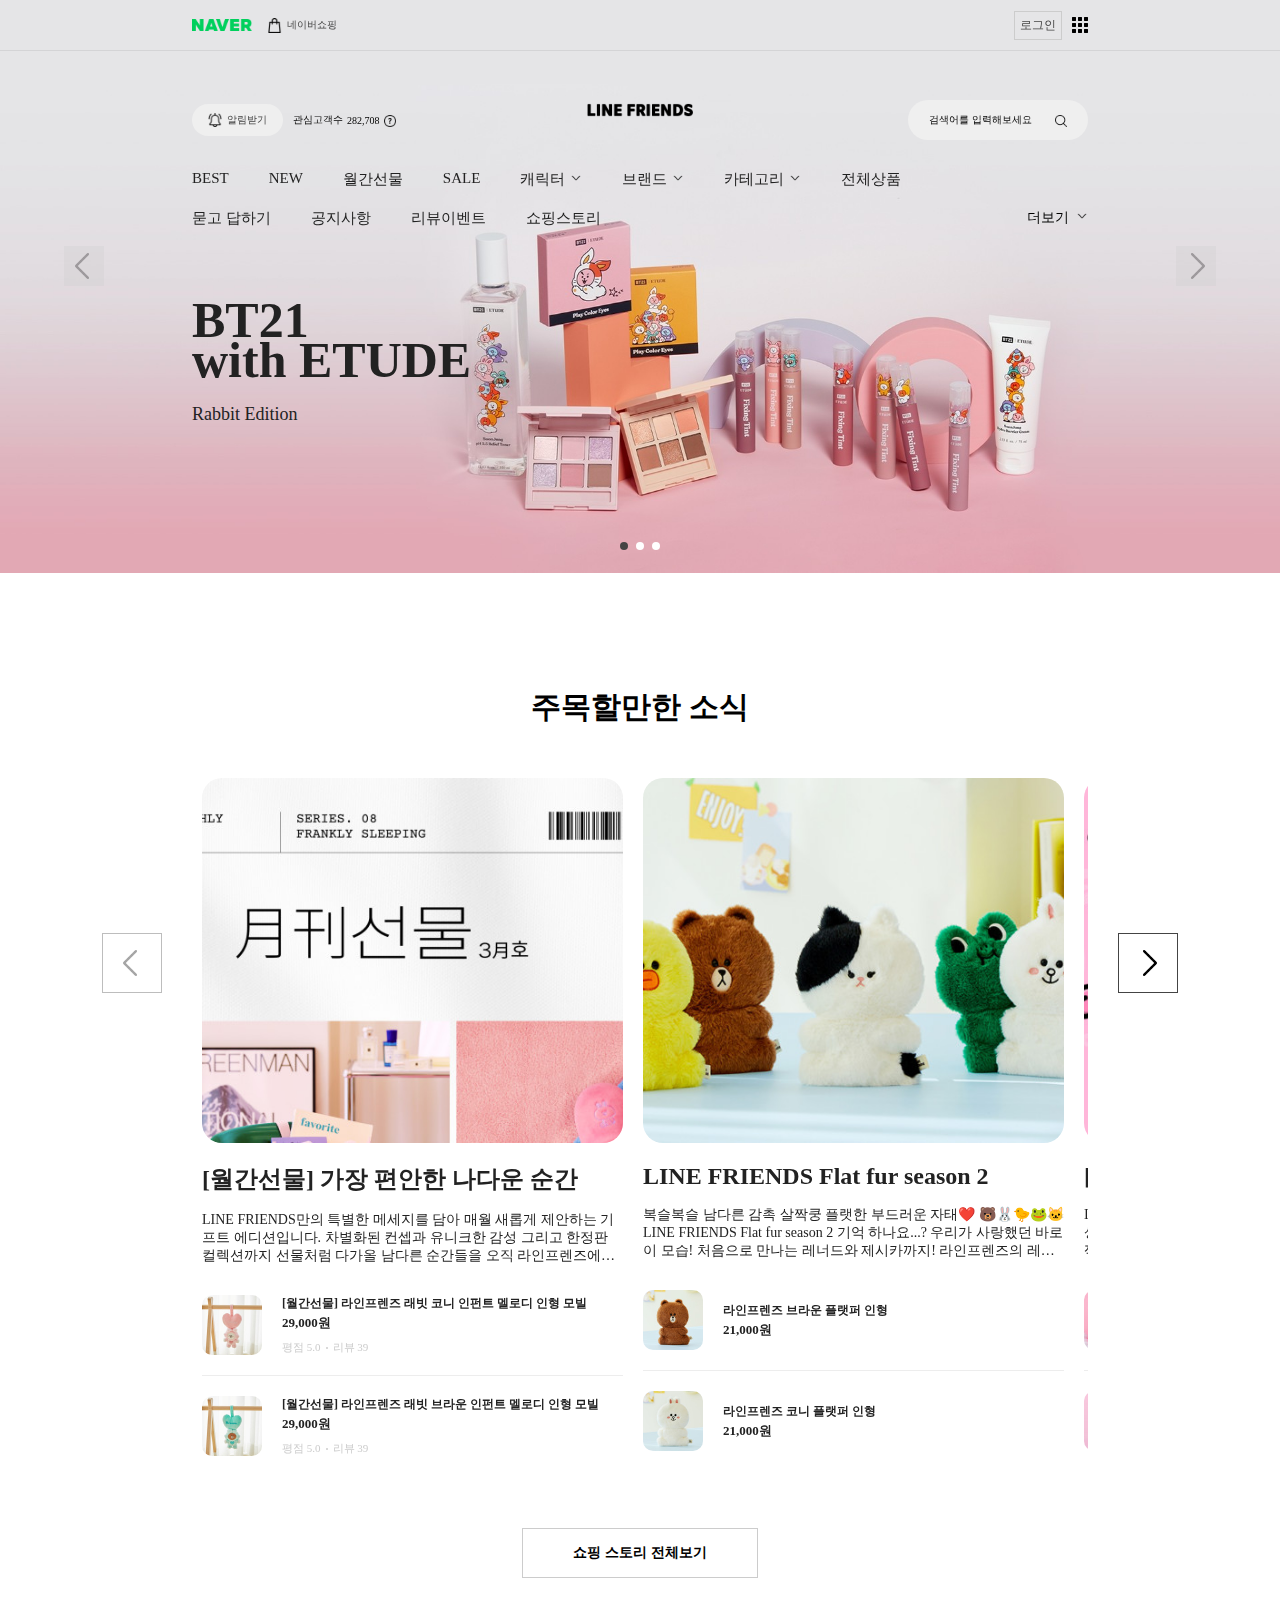
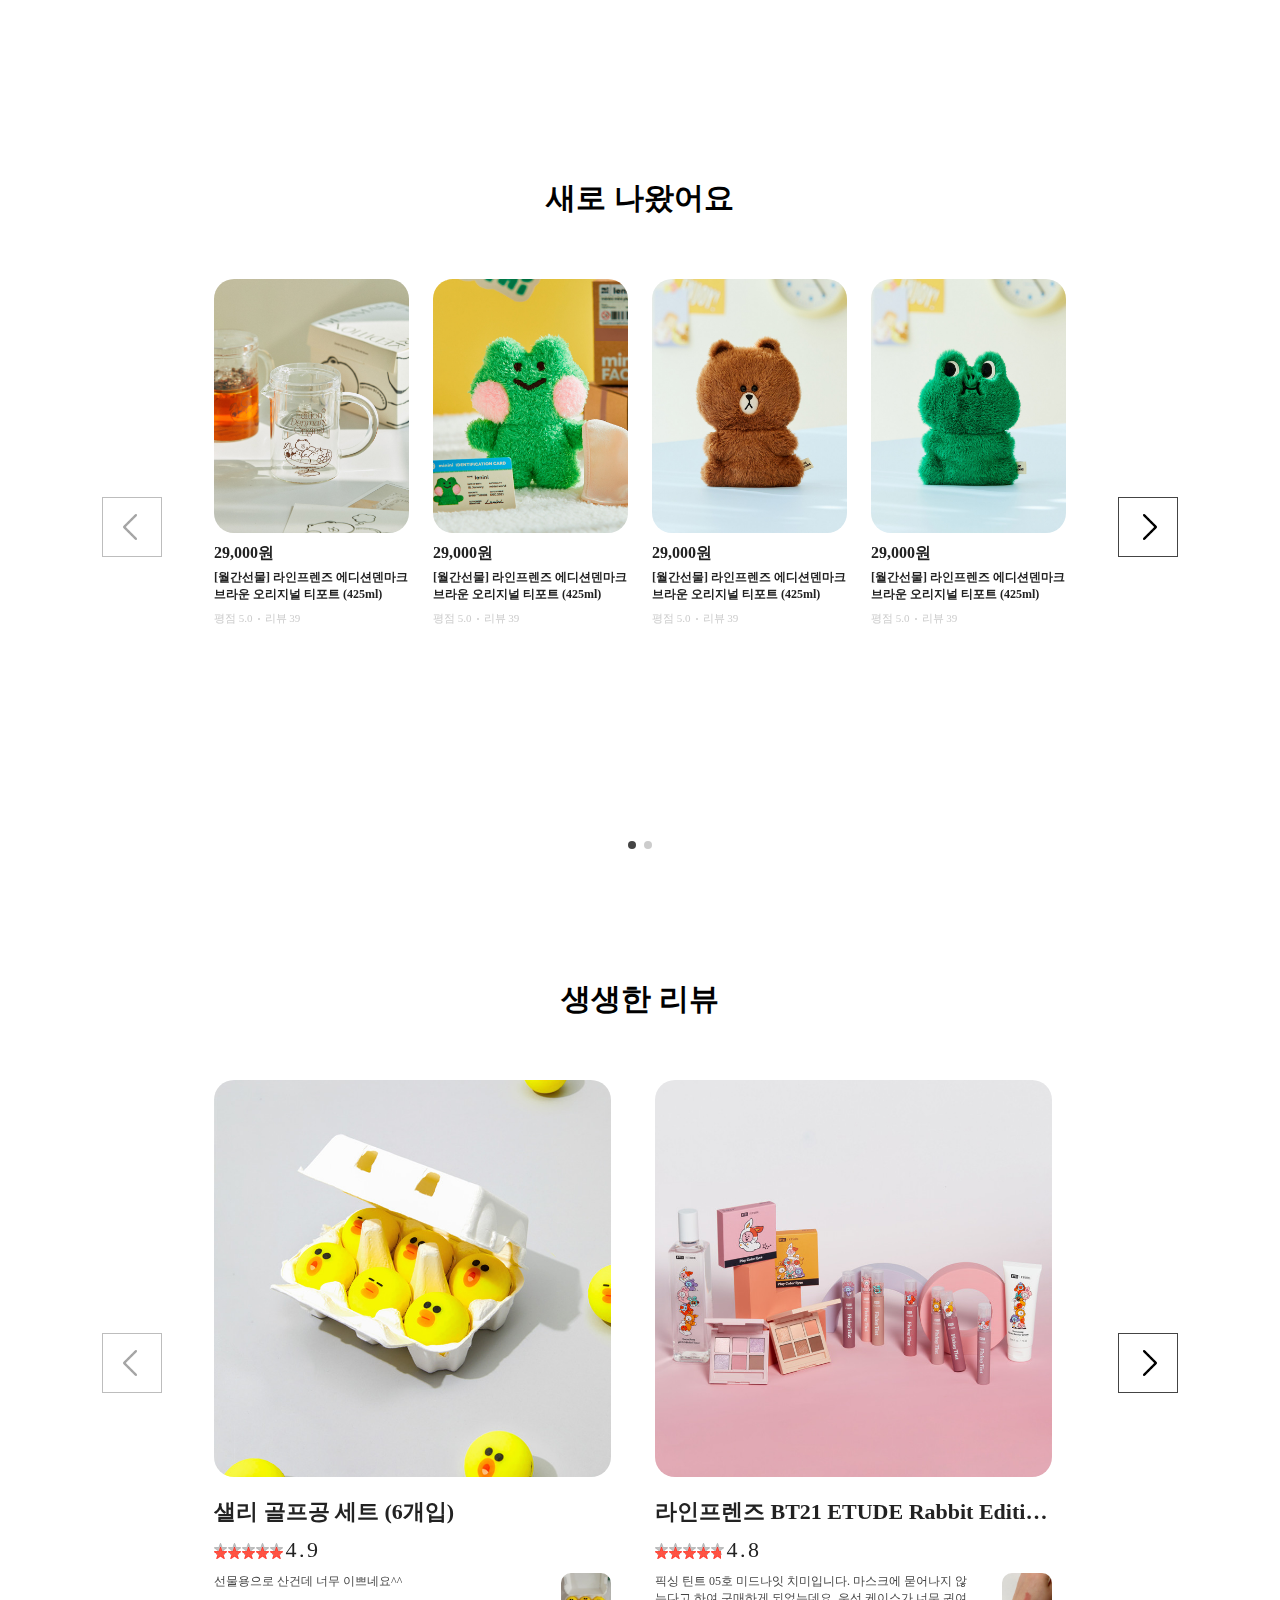
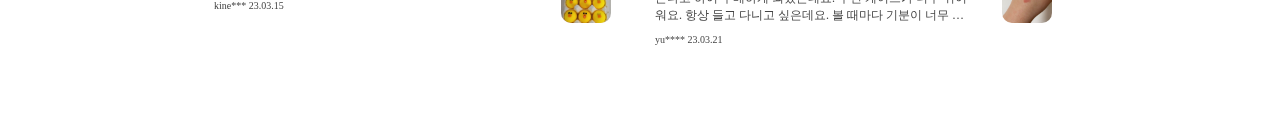
<file: src/views/index.html>
<!DOCTYPE html>
<html lang="ko-KR">

<head>
  <meta charset="UTF-8">
  <meta http-equiv="X-UA-Compatible" content="IE=edge">
  <meta name="viewport" content="width=device-width, initial-scale=1.0">
  <link rel="stylesheet" href="https://cdn.jsdelivr.net/npm/swiper@9/swiper-bundle.min.css" />
  <link rel="stylesheet" href="../css/style.css">
  <script src="../js/libs/swiper-bundle.min.js" defer></script>
  <script src="../js/main.js" defer></script>
  <title>라인프렌즈</title>
</head>

<body>
  <div class="wrap">
    <header class="header">
      <div class="inner">
        <div class="link-wrap">
          <a href="www.naver.com" class="link-naver">
            <span class="blind">네이버 바로가기</span>
          </a>
          <a href="www.naver.com" class="link-shop">
            <span class="blind">네이버쇼핑 바로가기</span>
            <span class="link-txt">네이버쇼핑</span>
          </a>
        </div>
        <div class="link-wrap">
          <a href="#" class="link-login">
            <span class="link-txt">로그인</span>
          </a>
          <button type="button" class="menu-button is-clicked">
            <span class="blind">더 많은 서비스</span>
          </button>
        </div>
        <div class="service">
          <button class="service__setting" type="button"></button>
          <div class="service__favorite">
            <span class="blind">즐겨찾기 서비스 추가</span>
            <ul class="service__favorite-list">
              <li class="service__favorite-item">
                <a href="#" class="service__favorite-link"></a>
                <span class="service__favorite-txt">추가</span>
              </li>
              <li class="service__favorite-item">
                <a href="#" class="service__favorite-link"></a>
                <span class="service__favorite-txt">추가</span>
              </li>
              <li class="service__favorite-item">
                <a href="#" class="service__favorite-link"></a>
                <span class="service__favorite-txt">추가</span>
              </li>
              <li class="service__favorite-item">
                <a href="#" class="service__favorite-link"></a>
                <span class="service__favorite-txt">추가</span>
              </li>
            </ul>
          </div>
          <div class="service__search">
            <input type="search" class="service__input">
            <label for="" class="service__label">더 많은 서비스를 간편하게 시작하세요!</label>
            <button class="service__input-button">
              <span class="blind">검색</span>
            </button>
            <div class="service__gnb-list-wrap">
              <span class="blind">서비스 바로가기</span>
              <ul class="service__gnb-list">
                <li class="service__gnb-item">
                  <a href="#" class="service__gnb-link">카페</a>
                </li>
                <li class="service__search-item">
                  <a href="#" class="service__gnb-link">뉴스</a>
                </li>
                <li class="service__search-item">
                  <a href="#" class="service__gnb-link">지도</a>
                </li>
                <li class="service__search-item">
                  <a href="#" class="service__gnb-link">스포츠</a>
                </li>
                <li class="service__search-item">
                  <a href="#" class="service__gnb-link">게임</a>
                </li>
              </ul>
            </div>
          </div>
          <div class="service__ad">
            <a href="#" class="service__ad-link">
              <span class="blind">네이버페이 바로가기</span>
            </a>
            <a href="#" class="service__ad-txt">
              <span class="blind">이벤트 참여하면 포인트 적립!</span>
            </a>
          </div>
          <div class="service__all-wrap">
            <a href="#" class="service__all">전체 서비스보기</a>
          </div>
        </div>
      </div>
    </header>
    <div class="widget">
      <div class="inner">
        <h1 class="widget__title">
          <span class="blind">line friends</span>
          <a href="#" class="widget__link"></a>
        </h1>
        <div class="widget__top">
          <div class="customer-wrap">
            <button type="button" class="customer-add-button">알림받기</button>
            <span class="customer-num">관심고객수</span>
            <!-- [D] 알림 등록 시 숫자가 올라가는 기능 추가 -->
            <span class="customer-num-count">282,708</span>
            <button type="button" class="customer-num-info" title="도움말"></button>
          </div>
          <div class="input-wrap">
            <input type="text" class="widget__input is-clicked">
            <label for="" class="widget__label">검색어를 입력해보세요</label>
            <button class="widget__search-button">
              <span class="blind">검색</span>
            </button>
          </div>
        </div>
        <ul class="widget__gnb-list">
          <li class="widget__gnb-item">
            <a href="#" class="widget__gnb-link">best</a>
          </li>
          <li class="widget__gnb-item">
            <a href="#" class="widget__gnb-link">new</a>
          </li>
          <li class="widget__gnb-item">
            <a href="#" class="widget__gnb-link">월간선물</a>
          </li>
          <li class="widget__gnb-item">
            <a href="#" class="widget__gnb-link">sale</a>
          </li>
          <li class="widget__gnb-item">
            <a href="#" class="widget__gnb-link widget__gnb-link--arrow">캐릭터</a>
          </li>
          <li class="widget__gnb-item">
            <a href="#" class="widget__gnb-link widget__gnb-link--arrow">브랜드</a>
          </li>
          <li class="widget__gnb-item">
            <a href="#" class="widget__gnb-link widget__gnb-link--arrow">카테고리</a>
          </li>
          <li class="widget__gnb-item">
            <a href="#" class="widget__gnb-link">전체상품</a>
          </li>
        </ul>
        <ul class="widget__gnb-list widget__gnb-list--second">
          <li class="widget__gnb-item">
            <a href="#" class="widget__gnb-link">묻고 답하기</a>
          </li>
          <li class="widget__gnb-item">
            <a href="#" class="widget__gnb-link">공지사항</a>
          </li>
          <li class="widget__gnb-item">
            <a href="#" class="widget__gnb-link">리뷰이벤트</a>
          </li>
          <li class="widget__gnb-item">
            <a href="#" class="widget__gnb-link">쇼핑스토리</a>
          </li>
        </ul>
        <button type="button" class="widget__gnb-more-button" aria-expanded="false">
          <span class="blind">메뉴</span>
          더보기
        </button>
        <ul class="widget__gnb-list--more">
          <li class="widget__gnb-item">
            <a href="#" class="widget__gnb-link">판매자 정보</a>
          </li>
        </ul>
        <div class="widget__gnb-toggle-wrap">
          <div class="widget__gnb-toggle widget__gnb-toggle--character">
            <ul class="widget__gnb-toggle-list">
              <li class="widget__gnb-toggle-item">
                <a href="#">라인프렌즈</a>
              </li>
              <li class="widget__gnb-toggle-item">
                <a href="#">BT21</a>
              </li>
              <li class="widget__gnb-toggle-item">
                <a href="#">브롤스타즈</a>
              </li>
              <li class="widget__gnb-toggle-item">
                <a href="#">TRUZ</a>
              </li>
              <li class="widget__gnb-toggle-item">
                <a href="#">minini</a>
              </li>
              <li class="widget__gnb-toggle-item">
                <a href="#">KARTRIDER</a>
              </li>
            </ul>
          </div>
          <div class="widget__gnb-toggle widget__gnb-toggle--brand">
            <ul class="widget__gnb-toggle-list">
              <li class="widget__gnb-toggle-item">
                <a href="#">COLLER</a>
              </li>
              <li class="widget__gnb-toggle-item">
                <a href="#">CASETiFY</a>
              </li>
              <li class="widget__gnb-toggle-item">
                <a href="#">MINIONS</a>
              </li>
              <li class="widget__gnb-toggle-item">
                <a href="#">Maison Kitsuné</a>
              </li>
              <li class="widget__gnb-toggle-item">
                <a href="#">IPX ART COLLECTION</a>
              </li>
            </ul>
          </div>
          <div class="widget__gnb-toggle widget__gnb-toggle--category">
            <ul class="widget__gnb-toggle-list">
              <li class="widget__gnb-toggle-item">
                <a href="#">토이</a>
              </li>
              <li class="widget__gnb-toggle-item">
                <a href="#">문구</a>
              </li>
              <li class="widget__gnb-toggle-item">
                <a href="#">디지털</a>
              </li>
              <li class="widget__gnb-toggle-item">
                <a href="#">의류</a>
              </li>
              <li class="widget__gnb-toggle-item">
                <a href="#">패션잡화</a>
              </li>
              <li class="widget__gnb-toggle-item">
                <a href="#">리빙&레저</a>
              </li>
              <li class="widget__gnb-toggle-item">
                <a href="#">키즈</a>
              </li>
            </ul>
          </div>
        </div>
      </div>
    </div>
    <div class="contents">
      <div class="swiper swiper-main">
        <div class="swiper-wrapper">
          <div class="swiper-slide">
            <a href="#" class="swiper-slide__link">
              <img src="../img/swiper-img01.jpg" alt="">
              <div class="swiper-slide__txtbox">
                <strong class="swiper-slide__title">BT21<br> with ETUDE</strong>
                <p class="swiper-slide__txt">Rabbit Edition</p>
              </div>
            </a>
          </div>
          <div class="swiper-slide">
            <a href="#" class="swiper-slide__link">
              <img src="../img/swiper-img02.jpg" alt="">
              <div class="swiper-slide__txtbox">
                <strong class="swiper-slide__title">we are<br> MININIGUMAN</strong>
                <p class="swiper-slide__txt">조구만 스튜디오 X minini</p>
              </div>
            </a>
          </div>
          <div class="swiper-slide">
            <a href="#" class="swiper-slide__link">
              <div class="swiper-slide__txtbox">
                <strong class="swiper-slide__title">Dimond<br> edition</strong>
                <p class="swiper-slide__txt">TRUZ Flat Fur doll</p>
              </div>
              <img src="../img/swiper-img03.jpg" alt="">
          </div>
          </a>
        </div>
        <div class="swiper-button-next"></div>
        <div class="swiper-button-prev"></div>
        <div class="swiper-pagination"></div>
      </div>
      <section class="story">
        <div class="inner">
          <strong class="story__title">주목할만한 소식</strong>
          <div class="swiper swiper-story">
            <div class="swiper-wrapper">
              <div class="swiper-slide">
                <a href="#" class="story__link">
                  <div class="story__img-wrap">
                  </div>
                  <div class="story__contents">
                    <strong class="story__subtitle">[월간선물] 가장 편안한 나다운 순간</strong>
                    <p class="story__desc">
                      LINE FRIENDS만의 특별한 메세지를 담아 매월 새롭게 제안하는 기프트 에디션입니다.
                      차별화된 컨셉과 유니크한 감성 그리고 한정판 컬렉션까지 선물처럼 다가올 남다른 순간들을 오직 라인프렌즈에서 만나보세요.
                      📢판매 채널 2023년 3월 21일 오전 11시 출시 예정 라인프렌즈 온라인 스토어 라인프렌즈 오프라인 스토어 전 매장 *매장 오픈 시간에 따라 구매가 가능합니다.
                      ​ 위치 보러 가기👇 ​ 📍FOR GLOBAL CUSTOMERS March 20th, 2023 7pm PDT 라인프렌즈 공식 스토어 계정 팔로우하고 제일 먼저 신상품 소식과 다양한 프로모션 혜택을 누려보세요✨
                    </p>
                  </div>
                  <ul class="story__list">
                    <li class="story__item">
                      <div class="story__thumbs-wrap">
                        <img src="../img/thumbs-01.jpg" alt="">
                      </div>
                      <div class="story__item-info">
                        <strong class="story__item-title">[월간선물] 라인프렌즈 래빗 코니 인펀트 멜로디 인형 모빌</strong>
                        <span class="story__price">29,000원</span>
                        <div class="review-wrap">
                          <span class="grade">평점 5.0</span>
                          <span class="review">리뷰 39</span>
                        </div>
                      </div>
                    </li>
                    <li class="story__item">
                      <div class="story__thumbs-wrap">
                        <img src="../img/thumbs-02.jpg" alt="">
                      </div>
                      <div class="story__item-info">
                        <strong class="story__item-title">[월간선물] 라인프렌즈 래빗 브라운 인펀트 멜로디 인형 모빌</strong>
                        <span class="story__price">29,000원</span>
                        <div class="review-wrap">
                          <span class="grade">평점 5.0</span>
                          <span class="review">리뷰 39</span>
                        </div>
                      </div>
                    </li>
                  </ul>
                </a>
              </div>
              <div class="swiper-slide">
                <a href="#" class="story__link">
                  <div class="story__img-wrap second"></div>
                  <div class="story__contents">
                    <strong class="story__subtitle">LINE FRIENDS Flat fur season 2</strong>
                    <p class="story__desc">
                      복슬복슬 남다른 감촉 살짝쿵 플랫한 부드러운 자태❤️ 🐻🐰🐤🐸🐱 LINE FRIENDS Flat fur season 2 기억 하나요...?
                      우리가 사랑했던 바로 이 모습! 처음으로 만나는 레너드와 제시카까지!
                      라인프렌즈의 레전드 라인-업 플랫퍼를 새롭게 만나보세요!
                      📢판매 채널 라인프렌즈 온라인 스토어 라인프렌즈 오프라인 스토어 전 매장 2023년 3월 18일 출시 예정 *매장 오픈 시간에 따라 구매가 가능합니다.
                      위치 보러 가기👇 📍FOR OTHER COUNTRIES LINE FRIENDS COLLECTION 한 올 한 올, 몽실몽실함을 간직한 채 내 곁에 짠✨ 사랑에 빠질 수 밖에 없는 친구들과 3월 17일에 만나요!
                      ❗️신상품 & 프로모션 소식을 가장 빠르게 알 수 있는 방법! 라인프렌즈 스토어 SNS 계정 팔로우 하기!
                    </p>
                  </div>
                  <ul class="story__list">
                    <li class="story__item">
                      <div class="story__thumbs-wrap">
                        <img src="../img/thumbs-03.jpg" alt="">
                      </div>
                      <div class="story__item-info">
                        <strong class="story__item-title">라인프렌즈 브라운 플랫퍼 인형</strong>
                        <span class="story__price">21,000원</span>
                      </div>
                    </li>
                    <li class="story__item">
                      <div class="story__thumbs-wrap">
                        <img src="../img/thumbs-04.jpg" alt="">
                      </div>
                      <div class="story__item-info">
                        <strong class="story__item-title">라인프렌즈 코니 플랫퍼 인형</strong>
                        <span class="story__price">21,000원</span>
                      </div>
                    </li>
                  </ul>
                </a>
              </div>
              <div class="swiper-slide">
                <a href="#" class="story__link">
                  <div class="story__img-wrap third"></div>
                  <div class="story__contents">
                    <strong class="story__subtitle">[IPX ART COLLECTION] BLOSSOM by BUWON</strong>
                    <p class="story__desc">
                      IPX ART COLLECTION은 다양한 분야의 아티스트 IP를 발굴하여 세상에 소개하고,
                      특별한 경험을 제공하는 아티스트 콜라보레이션 프로젝트 입니다.
                      IPX와 아티스트가 함께 전하는 메시지를 통해 잊을 수 없는 순간을 만드세요.
                    </p>
                  </div>
                  <ul class="story__list">
                    <li class="story__item">
                      <div class="story__thumbs-wrap">
                        <img src="../img/thumbs-05.jpg" alt="">
                      </div>
                      <div class="story__item-info">
                        <strong class="story__item-title">라인프렌즈 미니니구만 브라키오 인형 백참</strong>
                        <span class="story__price">15,000원</span>
                        <div class="review-wrap">
                          <span class="grade">평점 5.0</span>
                          <span class="review">리뷰 39</span>
                        </div>
                      </div>
                    </li>
                    <li class="story__item">
                      <div class="story__thumbs-wrap">
                        <img src="../img/thumbs-06.jpg" alt="">
                      </div>
                      <div class="story__item-info">
                        <strong class="story__item-title">라인프렌즈 미니니구만 브라키오&샐리니 인형</strong>
                        <span class="story__price">25,000원</span>
                        <div class="review-wrap">
                          <span class="grade">평점 5.0</span>
                          <span class="review">리뷰 20</span>
                        </div>
                      </div>
                    </li>
                  </ul>
                </a>
              </div>
              <div class="swiper-slide">
                <a href="#" class="story__link">
                  <div class="swiper-slide">
                    <div class="story__img-wrap fourth"></div>
                    <div class="story__contents">
                      <strong class="story__subtitle">TRUZ Flat Fur Diamond Edition</strong>
                      <p class="story__desc">
                        트루즈가 간직한 블루 다이아몬드 빛 반짝이는 꿈✨
                        TRUZ Flat Fur Diamond Edition 트레저메이커와 함께 꾸는 단 하나의 희망!
                        어떤 보석보다 빛날거야💎 우리가 함께하니까!
                        📢판매 채널 라인프렌즈 온라인 스토어 라인프렌즈 오프라인 스토어 라인프렌즈 강남 라인프렌즈 홍대 *매장 오픈 시간에 따라 구매가 가능합니다.
                        *매장별 재고는 상이하오니 각 매장에 문의해 주시기 바랍니다. *인사동점은 제외됩니다.
                        ​ 위치 보러 가기👇 📍FOR OTHER COUNTRIES LINE FRIENDS COLLECTION 라인프렌즈 공식 스토어 계정 팔로우하고 제일 먼저 신상품 소식과 다양한 프로모션 혜택을 누려보세요✨
                      </p>
                    </div>
                    <ul class="story__list">
                      <li class="story__item">
                        <div class="story__thumbs-wrap">
                          <img src="../img/thumbs-07.jpg" alt="">
                        </div>
                        <div class="story__item-info">
                          <strong class="story__item-title">라인프렌즈 TRUZ CHILLI 플랫퍼 다이아몬드 인형</strong>
                          <span class="story__price">21,000원</span>
                          <div class="review-wrap">
                            <span class="grade">평점 5.0</span>
                            <span class="review">리뷰 17</span>
                          </div>
                        </div>
                      </li>
                      <li class="story__item">
                        <div class="story__thumbs-wrap">
                          <img src="../img/thumbs-08.jpg" alt="">
                        </div>
                        <div class="story__item-info">
                          <strong class="story__item-title">라인프렌즈 TRUZ ROMY 플랫퍼 다이아몬드 인형</strong>
                          <span class="story__price">21,000원</span>
                          <div class="review-wrap">
                            <span class="grade">평점 5.0</span>
                            <span class="review">리뷰 17</span>
                          </div>
                        </div>
                      </li>
                    </ul>
                </a>
              </div>
            </div>
          </div>
        </div>
        <div class="swiper-button-next">
          <span class="blind">다음 슬라이드</span>
        </div>
        <div class="swiper-button-prev">
          <span class="blind">이전 슬라이드</span>
        </div>
        <button type="button" class="story__all-button">쇼핑 스토리 전체보기</button>
      </section>
      <section class="new">
        <div class="inner">
          <strong class="new__title">새로 나왔어요</strong>
          <div class="swiper swiper-new">
            <div class="swiper-wrapper">
              <div class="swiper-slide">
                <ul class="new__list">
                  <li class="new__item">
                    <a href="#" class="new__link">
                      <div class="new__img-wrap">
                        <img src="../img/new-img01.jpg" alt="">
                      </div>
                      <div class="new__item-info">
                        <span class="new__price">29,000원</span>
                        <strong class="new__item-title">[월간선물] 라인프렌즈 에디션덴마크 브라운 오리지널 티포트 (425ml)</strong>
                        <div class="review-wrap">
                          <span class="grade">평점 5.0</span>
                          <span class="review">리뷰 39</span>
                        </div>
                      </div>
                    </a>
                  </li>
                  <li class="new__item">
                    <a href="#" class="new__link">
                      <div class="new__img-wrap">
                        <img src="../img/new-img02.jpg" alt="">
                      </div>
                      <div class="new__item-info">
                        <span class="new__price">29,000원</span>
                        <strong class="new__item-title">[월간선물] 라인프렌즈 에디션덴마크 브라운 오리지널 티포트 (425ml)</strong>
                        <div class="review-wrap">
                          <span class="grade">평점 5.0</span>
                          <span class="review">리뷰 39</span>
                        </div>
                      </div>
                    </a>
                  </li>
                  <li class="new__item">
                    <a href="#" class="new__link">
                      <div class="new__img-wrap">
                        <img src="../img/new-img03.jpg" alt="">
                      </div>
                      <div class="new__item-info">
                        <span class="new__price">29,000원</span>
                        <strong class="new__item-title">[월간선물] 라인프렌즈 에디션덴마크 브라운 오리지널 티포트 (425ml)</strong>
                        <div class="review-wrap">
                          <span class="grade">평점 5.0</span>
                          <span class="review">리뷰 39</span>
                        </div>
                      </div>
                    </a>
                  </li>
                  <li class="new__item">
                    <a href="#" class="new__link">
                      <div class="new__img-wrap">
                        <img src="../img/new-img04.jpg" alt="">
                      </div>
                      <div class="new__item-info">
                        <span class="new__price">29,000원</span>
                        <strong class="new__item-title">[월간선물] 라인프렌즈 에디션덴마크 브라운 오리지널 티포트 (425ml)</strong>
                        <div class="review-wrap">
                          <span class="grade">평점 5.0</span>
                          <span class="review">리뷰 39</span>
                        </div>
                      </div>
                    </a>
                  </li>
                </ul>
              </div>
              <div class="swiper-slide">
                <ul class="new__list">
                  <li class="new__item">
                    <a href="#" class="new__link">
                      <div class="new__img-wrap">
                        <img src="../img/new-img05.jpg" alt="">
                      </div>
                      <div class="new__item-info">
                        <span class="new__price">29,000원</span>
                        <strong class="new__item-title">[월간선물] 라인프렌즈 에디션덴마크 브라운 오리지널 티포트 (425ml)</strong>
                        <div class="review-wrap">
                          <span class="grade">평점 5.0</span>
                          <span class="review">리뷰 39</span>
                        </div>
                      </div>
                    </a>
                  </li>
                  <li class="new__item">
                    <a href="#" class="new__link">
                      <div class="new__img-wrap">
                        <img src="../img/new-img06.jpg" alt="">
                      </div>
                      <div class="new__item-info">
                        <span class="new__price">29,000원</span>
                        <strong class="new__item-title">[월간선물] 라인프렌즈 에디션덴마크 브라운 오리지널 티포트 (425ml)</strong>
                        <div class="review-wrap">
                          <span class="grade">평점 5.0</span>
                          <span class="review">리뷰 39</span>
                        </div>
                      </div>
                    </a>
                  </li>
                  <li class="new__item">
                    <a href="#" class="new__link">
                      <div class="new__img-wrap">
                        <img src="../img/new-img07.jpg" alt="">
                      </div>
                      <div class="new__item-info">
                        <span class="new__price">29,000원</span>
                        <strong class="new__item-title">[월간선물] 라인프렌즈 에디션덴마크 브라운 오리지널 티포트 (425ml)</strong>
                        <div class="review-wrap">
                          <span class="grade">평점 5.0</span>
                          <span class="review">리뷰 39</span>
                        </div>
                      </div>
                    </a>
                  </li>
                  <li class="new__item">
                    <a href="#" class="new__link">
                      <div class="new__img-wrap">
                        <img src="../img/new-img08.jpg" alt="">
                      </div>
                      <div class="new__item-info">
                        <span class="new__price">29,000원</span>
                        <strong class="new__item-title">[월간선물] 라인프렌즈 에디션덴마크 브라운 오리지널 티포트 (425ml)</strong>
                        <div class="review-wrap">
                          <span class="grade">평점 5.0</span>
                          <span class="review">리뷰 39</span>
                        </div>
                      </div>
                    </a>
                  </li>
                </ul>
              </div>
            </div>
            <div class="swiper-pagination"></div>
          </div>
        </div>
        <div class="swiper-button-next">
          <span class="blind">다음 슬라이드</span>
        </div>
        <div class="swiper-button-prev">
          <span class="blind">이전 슬라이드</span>
        </div>
      </section>
      <section class="review">
        <div class="inner">
          <strong class="review__title">생생한 리뷰</strong>
          <div class="swiper swiper-review">
            <div class="swiper-wrapper">
              <div class="swiper-slide">
                <a href="#" class="review__item">
                  <div class="review__img-wrap">
                    <img src="../img/review-img01.jpg" alt="">
                  </div>
                  <div class="review__item-info">
                    <strong class="review__item-title">샐리 골프공 세트 (6개입)</strong>
                    <div class="review__grade-wrap">
                      <span class="review__grade-bg"></span>
                      <span class="review__grade-on" style="width: 69px;"></span>
                      <span class="blind">평점 5점 만점에</span>
                      <em>4</em>
                      <em>.</em>
                      <em>9</em>
                    </div>
                    <div class="review__contents">
                      <div class="user-wrap">
                        <p class="user-desc">선물용으로 산건데 너무 이쁘네요^^</p>
                        <span class="user">kine***</span>
                        <span class="date">23.03.15</span>
                      </div>
                      <div class="user-img-wrap">
                        <img src="../img/review-thumbs01.jpg" alt="">
                      </div>
                    </div>
                  </div>
                </a>
              </div>
              <div class="swiper-slide">
                <a href="#" class="review__item">
                  <div class="review__img-wrap">
                    <img src="../img/review-img02.jpg" alt="">
                  </div>
                  <div class="review__item-info">
                    <strong class="review__item-title">라인프렌즈 BT21 ETUDE Rabbit Edition (옵션상품)</strong>
                    <div class="review__grade-wrap">
                      <span class="review__grade-bg"></span>
                      <span class="review__grade-on" style="width: 66px;"></span>
                      <span class="blind">평점 5점 만점에</span>
                      <em>4</em>
                      <em>.</em>
                      <em>8</em>
                    </div>
                    <div class="review__contents">
                      <div class="user-wrap">
                        <p class="user-desc">
                          픽싱 틴트 05호 미드나잇 치미입니다.
                          마스크에 묻어나지 않는다고 하여 구매하게 되었는데요.
                          우선 케이스가 너무 귀여워요.
                          항상 들고 다니고 싶은데요.
                          볼 때마다 기분이 너무 좋습니다.
                          그리고 색상도 데일리로 사용하기에 아주 무난해요.
                          받은 당일부터 지금까지 매일 사용하고 있어요.
                          다만 바를때는 부드럽게 발리는데 마르면 촉촉함이 없어져요.
                          그래서 마스크에 묻지 않는다는 장점이 있지만, 대신 입술이 건조하신 분들께는 좀 건조할 수 있을 것 같아요.
                          바르고 너무 건조하면 립밤을 발라도 될 것 같습니다.</p>
                        <span class="user">yu****</span>
                        <span class="date">23.03.21</span>
                      </div>
                      <div class="user-img-wrap">
                        <img src="../img/review-thumbs02.jpg" alt="">
                      </div>
                    </div>
                  </div>
                </a>
              </div>
              <div class="swiper-slide">
                <a href="#" class="review__item">
                  <div class="review__img-wrap">
                    <img src="../img/review-img03.jpg" alt="">
                  </div>
                  <div class="review__item-info">
                    <strong class="review__item-title">라인프렌즈 브롤스타즈 스파이크 실리콘 미니 가습기</strong>
                    <div class="review__grade-wrap">
                      <span class="review__grade-bg"></span>
                      <span class="review__grade-on" style="width: 62px;"></span>
                      <span class="blind">평점 5점 만점에</span>
                      <em>4</em>
                      <em>.</em>
                      <em>7</em>
                    </div>
                    <div class="review__contents">
                      <div class="user-wrap">
                        <p class="user-desc">
                          가습기가 필요해 생각하던중 첫구매할인으로 싸게 구매할 수 있는 이벤트가 있어서 바로 주문 했습니다. (&darr;&darr;제품&darr;&darr;)
                          __________________________________
                          바깥재질:실리콘 옷부분은 살짝 들뜸(?)느낌,팔은 안이 비어있음.
                          내부:용량이 조금 더 있으면 하지만 만족합니다.
                          분사량:예전에 사용한 저렴이와 비교하였을때 눈에 보일정도로 가습이 잘 됩니다.
                          입구부분에 물방울이 조금 고입니다
                          (참고하세욥!!)
                          *&middot;+쓰기 적당합니다+&middot;*
                          __________________________________
                          갠적리뷰-너무너무 귀여워요 ๑ᴖ◡ᴖ๑
                          제가 좋아하는 캐릭터라서 만족합니다.
                          (다른 캐릭터도 만들어주시면 좋을것 같아요!!)
                          좋은가격에 좋은 상품 구매할것 같습니당
                          [★★★★★/★★★★★]별다섯개!
                        </p>
                        <span class="user">kine***</span>
                        <span class="date">23.03.15</span>
                      </div>
                      <div class="user-img-wrap">
                        <img src="../img/review-thumbs03.jpg" alt="">
                      </div>
                    </div>
                  </div>
                </a>
              </div>
              <div class="swiper-slide">
                <a href="#" class="review__item">
                  <div class="review__img-wrap">
                    <img src="../img/review-img04.jpg" alt="">
                  </div>
                  <div class="review__item-info">
                    <strong class="review__item-title">라인프렌즈 브롤스타즈 레온 피규어 키링</strong>
                    <div class="review__grade-wrap">
                      <span class="review__grade-bg"></span>
                      <span class="review__grade-on" style="width: 69px;"></span>
                      <span class="blind">평점 5점 만점에</span>
                      <em>4</em>
                      <em>.</em>
                      <em>9</em>
                    </div>
                    <div class="review__contents">
                      <div class="user-wrap">
                        <p class="user-desc">
                          브롤 좋아 하면 꼭 사야 할 물건
                          마감도 좋고 가격도 좋아요
                          특히 키링이라 귀여워요
                          저는 주변 사람들 선물 하려고 여러개 샀어요
                        </p>
                        <span class="user">leed*******</span>
                        <span class="date">23.01.29</span>
                      </div>
                      <div class="user-img-wrap">
                        <img src="../img/review-thumbs04.jpg" alt="">
                      </div>
                    </div>
                  </div>
                </a>
              </div>
              <div class="swiper-slide">
                <a href="#" class="review__item">
                  <div class="review__img-wrap">
                    <img src="../img/review-img05.jpg" alt="">
                  </div>
                  <div class="review__item-info">
                    <strong class="review__item-title">라인프렌즈 BT21 윈터 퀼팅 누빔 담요</strong>
                    <div class="review__grade-wrap">
                      <span class="review__grade-bg"></span>
                      <span class="review__grade-on" style="width: 67px;"></span>
                      <span class="blind">평점 5점 만점에</span>
                      <em>4</em>
                      <em>.</em>
                      <em>8</em>
                    </div>
                    <div class="review__contents">
                      <div class="user-wrap">
                        <p class="user-desc">
                          브랜드데이때 할인된 금액으로 싸게 잘샀어요 배송도 금방오네요!
                          선물용으로 샀는데 너무 귀여워요
                        </p>
                        <span class="user">gmlw******</span>
                        <span class="date">23.03.11</span>
                      </div>
                      <div class="user-img-wrap">
                        <img src="../img/review-thumbs05.jpg" alt="">
                      </div>
                    </div>
                  </div>
                </a>
              </div>
            </div>
          </div>
        </div>
        <div class="swiper-button-next">
          <span class="blind">다음 슬라이드</span>
        </div>
        <div class="swiper-button-prev">
          <span class="blind">이전 슬라이드</span>
        </div>
      </section>
      <footer></footer>
    </div>
    <!-- <footer class="footer">
      <div class="inner">
        <ul class="footer__policy">
          <li class="footer__policy-item">네이버 약관</li>
          <li class="footer__policy-item">네이버페이 이용약관</li>
          <li class="footer__policy-item">전자금융거래 이용약관</li>
          <li class="footer__policy-item">개인정보처리방침</li>
          <li class="footer__policy-item">책임의 한계와 법적고지</li>
          <li class="footer__policy-item">청소년보호정책</li>
          <li class="footer__policy-item">지식재산권신고센터</li>
          <li class="footer__policy-item">안전거래 가이드</li>
          <li class="footer__policy-item">쇼핑&페이 고객센터</li>
        </ul>
        <ul class="footer__info">
          <li class="footer__info-item">
            <strong class="footer__info-title">네이버</strong>
            <div class="footer__info-wrap">
              <dl>
                <dt>사용자등록번호</dt>
                <dd>220-81-62517</dd>
                <dt>통신판매업신고번호</dt>
                <dd>2006-경기성남-0692호</dd>
                <dt>대표이사</dt>
                <dd>최수연</dd>
                <dt></dt>
                <dd>경기도 성남시 분당구 정자일로 95, NAVER 1784, 13561</dd>
                <dt>전화</dt>
                <dd>1588-3819</dd>
                <dt>이메일</dt>
                <dd>
                  <a href="mailto:helpcustomer@naver.com">helpcustomer@naver.com</a>
                </dd>
                <dt></dt>
                <dd>
                  <a href="https://www.ftc.go.kr/bizCommPop.do?wrkr_no=2208162517" target="_blank" title="새창이동">사업자등록정보 확인</a>
                </dd>
                <dt>호스팅 서비스 제공</dt>
                <dd>NAVER Cloud</dd>
              </dl>
            </div>
          </li>
          <li class="footer__info-item">
            <strong>고객센터</strong>
            <dl>
              <dd>강원도 춘천시 퇴계로 89 강원전문건설회관</dd>
              <dt>전화</dt>
              <dd>
                <a href="tel:1588-3819">1588-3819</a>
                <button type="button">전화전클릭</button>
              </dd>
              <dt>결제도용신고</dt>
              <dd>
                <a href="tel:1588-3816">1588-3816</a>
              </dd>
            </dl>
            <dd>
              <a href="https://nid.naver.com/nidlogin.login?url=https%3A%2F%2Fhelp.pay.naver.com%2Fmail%2Fform.help" target="_blank" title="새창이동">1:1문의 바로가기</a>
            </dd>
          </li>
          <li class="footer__info-item">
            <strong>전자금융거래 분쟁처리</strong>
            <dl>
              <dt>전화</dt>
              <dd>
                <a href="tel"1588-3819">1588-3819</a>
              </dd>
              <dd>
                <a href="https://nid.naver.com/nidlogin.login?url=https%3A%2F%2Fhelp.pay.naver.com%2Fmail%2Fform.help" target="_blank" title="새창이동">1:1문의 바로가기</a>
              </dd>
            </dl>
          </li>
        </ul>
        <p class="footer__notice">
          네이버㈜는 통신판매중개자이며, 통신판매의 당사자가 아닙니다. 상품, 상품정보, 거래에 관한 의무와 책임은 판매자에게 있습니다.
          <span class="footer__more">자세히보기</span>
        </p>
        <a href="www.naver.com">
          <span class="blind">네이버</span>
        </a>
        <p class="footer__copyright">Copyright ©NAVER Corp.All Rights Reserved.</p>
      </div>
    </footer> -->
  </div>
</body>

</html>
</file>
<file: src/css/style.css>
body,
div,
dl,
dt,
dd,
ul,
ol,
li,
h1,
h2,
h3,
h4,
h5,
h6,
p,
table,
th,
td,
form,
fieldset,
legend,
textarea,
input,
select,
textarea,
button,
article,
aside,
dialog,
footer,
header,
section,
footer,
nav,
figure,
main {
  margin: 0;
  padding: 0;
}

* {
  box-sizing: border-box;
  -webkit-font-smoothing: antialiased;
  -moz-osx-font-smoothing: grayscale;
  font-size: 10px;
}

article,
aside,
dialog,
footer,
header,
section,
footer,
nav,
figure,
main {
  display: block;
}

html,
body {
  height: 100%;
  -webkit-text-size-adjust: none;
  -ms-text-size-adjust: none;
  -webkit-overflow-scrolling: auto;
}

img,
form,
fieldset,
svg,
li {
  border: 0;
  vertical-align: top;
}

ul,
ol {
  list-style: none;
}

button {
  overflow: visible;
  border: 0;
  background-color: transparent;
  cursor: pointer;
}

button:disabled {
  cursor: default;
}

button::-moz-focus-inner {
  padding: 0;
  margin: -1px;
}

input,
button,
select {
  -webkit-border-radius: 0;
  border-radius: 0;
  -webkit-appearance: none;
  -moz-appearance: none;
  appearance: none;
}

address,
caption,
em {
  font-style: normal;
}

a {
  display: inline-block;
}

a,
a:focus,
a:active,
a:hover {
  text-decoration: none;
}

table {
  border-collapse: collapse;
  border-spacing: 0;
}


.blind,
caption span,
legend {
  overflow: hidden;
  position: absolute;
  top: 0;
  left: 0;
  width: 1px;
  height: 1px;
  font-size: 0;
  text-indent: -9999px;
  white-space: nowrap;
}

.inner {
  width: 70%;
  z-index: 2;
}

.header {
  position: absolute;
  top: 0;
  left: 0;
  right: 0;
  border-bottom: 1px solid rgba(0, 0, 0, 0.07);
  z-index: 2;
}
.header .inner {
  display: flex;
  align-items: center;
  justify-content: space-between;
  margin: 0 auto;
}
.header .link-wrap {
  display: inline-flex;
  align-items: center;
  height: 100%;
}
.header .link-naver {
  width: 60px;
  height: 50px;
}
.header .link-naver::after {
  display: block;
  width: 100%;
  height: 100%;
  background: url("../img/logo_naver.png") no-repeat center/contain;
  content: "";
}
.header .link-shop {
  display: flex;
  align-items: center;
  margin-left: 15px;
}
.header .link-shop::before {
  display: inline-block;
  width: 15px;
  height: 15px;
  margin-right: 5px;
  background: url("../img/shopping.png") no-repeat center/contain;
  content: "";
}
.header .link-login {
  padding: 5px;
  border: 1px solid #cccccc;
}
.header .link-login .link-txt {
  font-size: 12px;
}
.header .link-txt {
  color: #444;
}
.header .menu-button {
  width: 16px;
  height: 16px;
  margin-left: 10px;
}
.header .menu-button::before {
  display: block;
  width: 100%;
  height: 100%;
  background: url("../img/menu.png") no-repeat center/contain;
  content: "";
}

.service {
  display: none;
}

.widget {
  position: absolute;
  top: 70px;
  left: 0;
  right: 0;
  width: 70%;
  margin: 0 auto;
  z-index: 2;
}
.widget .inner {
  position: relative;
  width: 100%;
}
.widget__title {
  display: inline-block;
  position: absolute;
  top: 30px;
  left: 50%;
  transform: translateX(-50%);
}
.widget__link::before {
  display: block;
  width: 120px;
  height: 20px;
  background: url("../img/logo_line.png") no-repeat center/contain;
  content: "";
}
.widget__top {
  display: flex;
  align-items: center;
  justify-content: space-between;
  height: 100px;
}
.widget .customer-wrap {
  display: flex;
  align-items: center;
}
.widget .customer-add-button {
  display: flex;
  padding: 8px 15px;
  background-color: #efefef;
  border: 1px solid transparent;
  border-radius: 20px;
  color: #444;
}
.widget .customer-add-button::before {
  display: inline-block;
  width: 14px;
  height: 14px;
  margin-right: 5px;
  background: url("../img/bell.png") no-repeat center/contain;
  content: "";
}
.widget .customer-num {
  margin-left: 10px;
}
.widget .customer-num-count {
  margin-left: 4px;
}
.widget .customer-num-info {
  margin-top: 4px;
  margin-left: 4px;
}
.widget .customer-num-info::after {
  display: inline-block;
  width: 12px;
  height: 12px;
  background: url("../img/info.png") no-repeat center/contain;
  content: "";
}
.widget .input-wrap {
  display: inline-flex;
  align-items: center;
  justify-content: space-between;
  position: relative;
  width: 180px;
  height: 40px;
  padding: 8px 20px;
  border: 1px solid transparent;
  border-radius: 20px;
  background-color: #efefef;
}
.widget__input {
  width: 80%;
  outline: none;
  border: none;
  background-color: transparent;
  font-size: 16px;
  z-index: 1;
}
.widget__label {
  position: absolute;
  top: 50%;
  left: 20px;
  transform: translateY(-50%);
}
.widget__search-button {
  padding-top: 4px;
}
.widget__search-button::before {
  display: inline-block;
  width: 12px;
  height: 12px;
  background: url("../img/search.png") no-repeat center/contain;
  content: "";
}
.widget__gnb-list {
  display: inline-flex;
  margin-bottom: 20px;
}
.widget__gnb-list:first-of-type {
  margin-right: 40px;
}
.widget__gnb-list--more {
  display: none;
}
.widget__gnb-more-button {
  float: right;
  margin-left: 10px;
  font-size: 14px;
}
.widget__gnb-more-button::after {
  display: inline-block;
  width: 12px;
  height: 12px;
  margin-left: 3px;
  background: url("../img/arrow.png") no-repeat center/contain;
  transition: all 0.3s;
  content: "";
}
.widget__gnb-more-button[aria-expanded=true]::after {
  transform: rotate(180deg);
  transition: all 0.3s;
}
.widget__gnb-more-button[aria-expanded=true] + .widget__gnb-list--more {
  display: flex;
}
.widget__gnb-item {
  padding: 0 20px;
  text-transform: uppercase;
  transition: all 0.2s;
}
.widget__gnb-item:first-child {
  padding-left: 0;
}
.widget__gnb-item:last-child {
  padding-right: 0;
}
.widget__gnb-item:hover {
  font-weight: 700;
  transition: all 0.2s;
}
.widget__gnb-link {
  font-size: 15px;
  color: #222;
}
.widget__gnb-link--arrow::after {
  display: inline-block;
  width: 12px;
  height: 12px;
  margin-left: 5px;
  background: url("../img/arrow.png") no-repeat center/contain;
  content: "";
}
.widget__gnb-toggle {
  display: inline-block;
}
.widget__gnb-toggle-wrap {
  display: inline-block;
  position: relative;
  top: -15px;
  left: 0;
  width: 100%;
}
.widget__gnb-toggle-list {
  overflow-y: auto;
  display: inline-block;
  width: 182px;
  height: 185px;
  border: 1px solid #d7d7d7;
  background-color: #fff;
}
.widget__gnb-toggle--character, .widget__gnb-toggle--brand, .widget__gnb-toggle--category {
  display: none;
  position: absolute;
}
.widget__gnb-toggle--character {
  left: 320px;
}
.widget__gnb-toggle--brand {
  left: 420px;
}
.widget__gnb-toggle--category {
  left: 520px;
}
.widget__gnb-toggle-item a {
  width: 100%;
  padding: 0 10px;
  font-size: 13px;
  line-height: 32px;
  color: black;
}
.widget__gnb-toggle-item:hover {
  background-color: #cccccc;
}

.review-wrap {
  display: flex;
  align-items: center;
  margin-top: 8px;
  color: #cccccc;
}
.review-wrap .grade {
  font-size: 11px;
}
.review-wrap .grade::after {
  display: inline-block;
  width: 2px;
  height: 2px;
  border-radius: 2px;
  background-color: #cccccc;
  margin: 0 5px 2px;
  line-height: 14px;
  content: "";
}
.review-wrap .review {
  font-size: 11px;
}

.swiper-main {
  overflow: hidden;
}
.swiper-main .swiper-wrapper {
  display: flex;
  justify-content: space-between;
}
.swiper-main .swiper-slide {
  position: relative;
  height: 100%;
}
.swiper-main .swiper-slide::before {
  background: url("../img/swiper-img");
}
.swiper-main .swiper-slide__link {
  color: #222;
}
.swiper-main .swiper-slide img {
  display: block;
  width: 100%;
  height: auto;
}
.swiper-main .swiper-slide__txtbox {
  position: absolute;
  top: 300px;
  left: 15%;
}
.swiper-main .swiper-slide__title {
  font-size: 50px;
  line-height: 40px;
  letter-spacing: 0.1;
}
.swiper-main .swiper-slide__txt {
  margin-top: 24px;
  font-size: 18px;
}
.swiper-main .swiper-button-prev, .swiper-main .swiper-button-next {
  display: inline-block;
  position: absolute;
  top: 50%;
  width: 40px;
  height: 40px;
  transform: translateY(-50%);
  border: 1px solid #cccccc;
  background-color: #cccccc;
  opacity: 0.3;
}
.swiper-main .swiper-button-prev::after, .swiper-main .swiper-button-next::after {
  display: block;
  position: relative;
  width: 100%;
  height: 100%;
  background: url(../img/arrow.png) no-repeat center/contain;
  content: "";
}
.swiper-main .swiper-button-prev {
  left: 5%;
}
.swiper-main .swiper-button-prev::after {
  right: 2px;
  transform: rotate(90deg);
}
.swiper-main .swiper-button-next {
  right: 5%;
}
.swiper-main .swiper-button-next::after {
  left: 2px;
  transform: rotate(-90deg);
}
.swiper-main .swiper-pagination {
  margin-bottom: 15px;
}
.swiper-main .swiper-pagination-bullet {
  background-color: #ffffff;
  opacity: 1;
}
.swiper-main .swiper-pagination-bullet-active {
  background-color: #444;
}

.story {
  position: relative;
}
.story .inner {
  display: flex;
  flex-direction: column;
  align-items: center;
  justify-content: center;
  margin: 0 auto;
  margin-top: 112px;
}
.story__title {
  font-size: 30px;
}
.story .swiper-story {
  overflow: hidden;
  width: 100%;
  height: 750px;
  margin-top: 50px;
}
.story .swiper-wrapper {
  display: flex;
  flex-shrink: 0;
}
.story .swiper-slide {
  max-width: 441px;
  padding: 0 10px;
}
.story .swiper-button-prev, .story .swiper-button-next {
  display: inline-block;
  position: absolute;
  top: 30%;
  width: 60px;
  height: 60px;
  padding: 10px;
  border: 1px solid #444;
  transition: all 0.3s;
}
.story .swiper-button-prev::after, .story .swiper-button-next::after {
  display: block;
  position: relative;
  width: 100%;
  height: 100%;
  background: url(../img/arrow.png) no-repeat center/contain;
  content: "";
}
.story .swiper-button-prev:hover, .story .swiper-button-next:hover {
  background-color: #efefef;
  border-color: #ddd;
  transition: all 0.3s;
}
.story .swiper-button-prev {
  left: 8%;
}
.story .swiper-button-prev::after {
  right: 2px;
  transform: rotate(90deg);
}
.story .swiper-button-next {
  right: 8%;
}
.story .swiper-button-next::after {
  left: 2px;
  transform: rotate(-90deg);
}
.story .swiper-pagination-bullet {
  background-color: #cccccc;
  opacity: 1;
}
.story .swiper-pagination-bullet-active {
  background-color: #444;
}
.story__link {
  display: flex;
  flex-direction: column;
}
.story__img-wrap {
  height: 365px;
  border-radius: 20px;
  background: url("../img/story-img01.jpg") no-repeat center/cover;
}
.story__img-wrap.second {
  background-image: url("../img/story-img02.jpg");
}
.story__img-wrap.third {
  background-image: url("../img/story-img03.jpg");
}
.story__img-wrap.fourth {
  background-image: url("../img/story-img04.jpg");
}
.story__contents {
  margin-top: 20px;
}
.story__subtitle {
  display: -webkit-box;
  overflow: hidden;
  font-weight: 600;
  font-size: 24px;
  color: #222;
  -webkit-line-clamp: 1;
  text-overflow: ellipsis;
  -webkit-box-orient: vertical;
  word-break: break-all;
}
.story__desc {
  display: -webkit-box;
  overflow: hidden;
  margin-top: 16px;
  font-size: 14px;
  color: #222;
  text-overflow: ellipsis;
  -webkit-line-clamp: 3;
  -webkit-box-orient: vertical;
  word-break: break-all;
}
.story__list {
  margin-top: 10px;
}
.story__thumbs-wrap {
  display: inline-block;
  overflow: hidden;
  width: 60px;
  border-radius: 10px;
}
.story__thumbs-wrap img {
  display: block;
  width: 100%;
}
.story__item {
  display: flex;
  align-items: center;
  padding: 20px 0;
}
.story__item:first-child {
  border-bottom: 1px solid rgba(0, 0, 0, 0.07);
}
.story__item-info {
  display: flex;
  flex-direction: column;
  max-width: 80%;
  margin-left: 20px;
  text-overflow: ellipsis;
  -webkit-box-orient: vertical;
  word-break: break-all;
}
.story__item-title {
  display: -webkit-box;
  overflow: hidden;
  font-size: 12px;
  color: #222;
  -webkit-line-clamp: 1;
  text-overflow: ellipsis;
  -webkit-box-orient: vertical;
  word-break: break-all;
}
.story__price {
  margin-top: 2px;
  font-weight: 700;
  font-size: 13px;
  color: #222;
}
.story__all-button {
  padding: 15px 50px;
  font-weight: 700;
  font-size: 14px;
  border: 1px solid #cccccc;
}

.new {
  position: relative;
}
.new .inner {
  display: flex;
  flex-direction: column;
  align-items: center;
  justify-content: center;
  margin: 0 auto;
  margin-top: 200px;
}
.new__title {
  font-size: 30px;
}
.new .swiper-new {
  overflow: hidden;
  width: 100%;
  height: 580px;
  margin-top: 60px;
}
.new .swiper-wrapper {
  display: flex;
  flex-shrink: 0;
}
.new .swiper-slide {
  max-width: 100%;
  padding: 0 10px;
}
.new .swiper-button-prev, .new .swiper-button-next {
  display: inline-block;
  position: absolute;
  top: 50%;
  width: 60px;
  height: 60px;
  padding: 10px;
  border: 1px solid #444;
}
.new .swiper-button-prev::after, .new .swiper-button-next::after {
  display: block;
  position: relative;
  width: 100%;
  height: 100%;
  background: url(../img/arrow.png) no-repeat center/contain;
  content: "";
}
.new .swiper-button-prev {
  left: 8%;
}
.new .swiper-button-prev::after {
  right: 2px;
  transform: rotate(90deg);
}
.new .swiper-button-next {
  right: 8%;
}
.new .swiper-button-next::after {
  left: 2px;
  transform: rotate(-90deg);
}
.new .swiper-pagination-bullet {
  background-color: #cccccc;
  opacity: 1;
}
.new .swiper-pagination-bullet-active {
  background-color: #444;
}
.new__list {
  display: flex;
}
.new__item {
  display: flex;
  flex-direction: column;
  width: 25%;
  padding: 0 12px;
}
.new__item-info {
  display: flex;
  flex-direction: column;
  text-overflow: ellipsis;
  -webkit-box-orient: vertical;
  word-break: break-all;
}
.new__item-title {
  display: -webkit-box;
  overflow: hidden;
  margin-top: 5px;
  font-size: 12px;
  color: #222;
  -webkit-line-clamp: 2;
  text-overflow: ellipsis;
  -webkit-box-orient: vertical;
  word-break: break-all;
}
.new__link {
  display: flex;
  flex-direction: column;
  width: 100%;
}
.new__img-wrap {
  overflow: hidden;
  max-height: 400px;
  border-radius: 20px;
}
.new__img-wrap img {
  width: 100%;
}
.new__price {
  margin-top: 10px;
  font-weight: 700;
  font-size: 16px;
  color: #222;
}

.review {
  position: relative;
}
.review .inner {
  display: flex;
  flex-direction: column;
  align-items: center;
  justify-content: center;
  margin: 0 auto;
  margin-top: 120px;
}
.review__title {
  font-size: 30px;
}
.review .swiper-review {
  overflow: hidden;
  width: 100%;
  height: 650px;
  margin-top: 60px;
}
.review .swiper-wrapper {
  display: flex;
  flex-shrink: 0;
}
.review .swiper-slide {
  display: flex;
  max-width: 441px;
  padding: 0 10px;
}
.review .swiper-button-prev, .review .swiper-button-next {
  display: inline-block;
  position: absolute;
  top: 50%;
  width: 60px;
  height: 60px;
  padding: 10px;
  border: 1px solid #444;
}
.review .swiper-button-prev::after, .review .swiper-button-next::after {
  display: block;
  position: relative;
  width: 100%;
  height: 100%;
  background: url(../img/arrow.png) no-repeat center/contain;
  content: "";
}
.review .swiper-button-prev {
  left: 8%;
}
.review .swiper-button-prev::after {
  right: 2px;
  transform: rotate(90deg);
}
.review .swiper-button-next {
  right: 8%;
}
.review .swiper-button-next::after {
  left: 2px;
  transform: rotate(-90deg);
}
.review__item {
  display: flex;
  flex-direction: column;
  padding: 0 12px;
}
.review__item-title {
  display: -webkit-box;
  overflow: hidden;
  margin-top: 20px;
  font-size: 22px;
  color: #222;
  text-overflow: ellipsis;
  -webkit-line-clamp: 1;
  -webkit-box-orient: vertical;
  word-break: break-all;
}
.review__grade-wrap {
  display: inline-block;
  position: relative;
  margin-top: 10px;
  color: #222;
}
.review__grade-wrap em {
  font-size: 22px;
}
.review__grade-bg {
  display: inline-block;
  width: 69px;
}
.review__grade-bg::before {
  display: inline-block;
  width: 100%;
  height: 12px;
  margin-bottom: 2px;
  margin-right: 5px;
  background-image: url("../img/sprite.png");
  background-position: 0 -64px;
  background-size: 263px 240px;
  content: "";
}
.review__grade-on {
  display: inline-block;
  position: absolute;
  top: 10px;
  left: 0;
}
.review__grade-on::before {
  display: inline-block;
  position: absolute;
  top: 0;
  left: 0;
  width: 100%;
  height: 12px;
  margin-right: 5px;
  background-image: url("../img/sprite.png");
  background-position: 0 -80px;
  background-size: 263px 240px;
  content: "";
}
.review__contents {
  display: flex;
  justify-content: space-between;
  margin-top: 10px;
  color: #444;
}
.review__contents .user-wrap {
  max-width: 80%;
}
.review__contents .user-desc {
  display: -webkit-box;
  overflow: hidden;
  margin-bottom: 10px;
  font-size: 12px;
  text-overflow: ellipsis;
  -webkit-line-clamp: 3;
  -webkit-box-orient: vertical;
  word-break: break-all;
}
.review__contents .user-img-wrap {
  display: inline-block;
  overflow: hidden;
  width: 50px;
  height: 50px;
  border-radius: 10px;
}
.review__contents .user-img-wrap img {
  display: block;
  width: 100%;
}
.review__img-wrap {
  overflow: hidden;
  max-height: 400px;
  border-radius: 20px;
}
.review__img-wrap img {
  width: 100%;
}

.footer .inner {
  margin-top: 170px;
  border-top: 1px solid rgba(0, 0, 0, 0.07);
}
.footer__policy {
  display: flex;
}

/*# sourceMappingURL=style.css.map */
</file>
